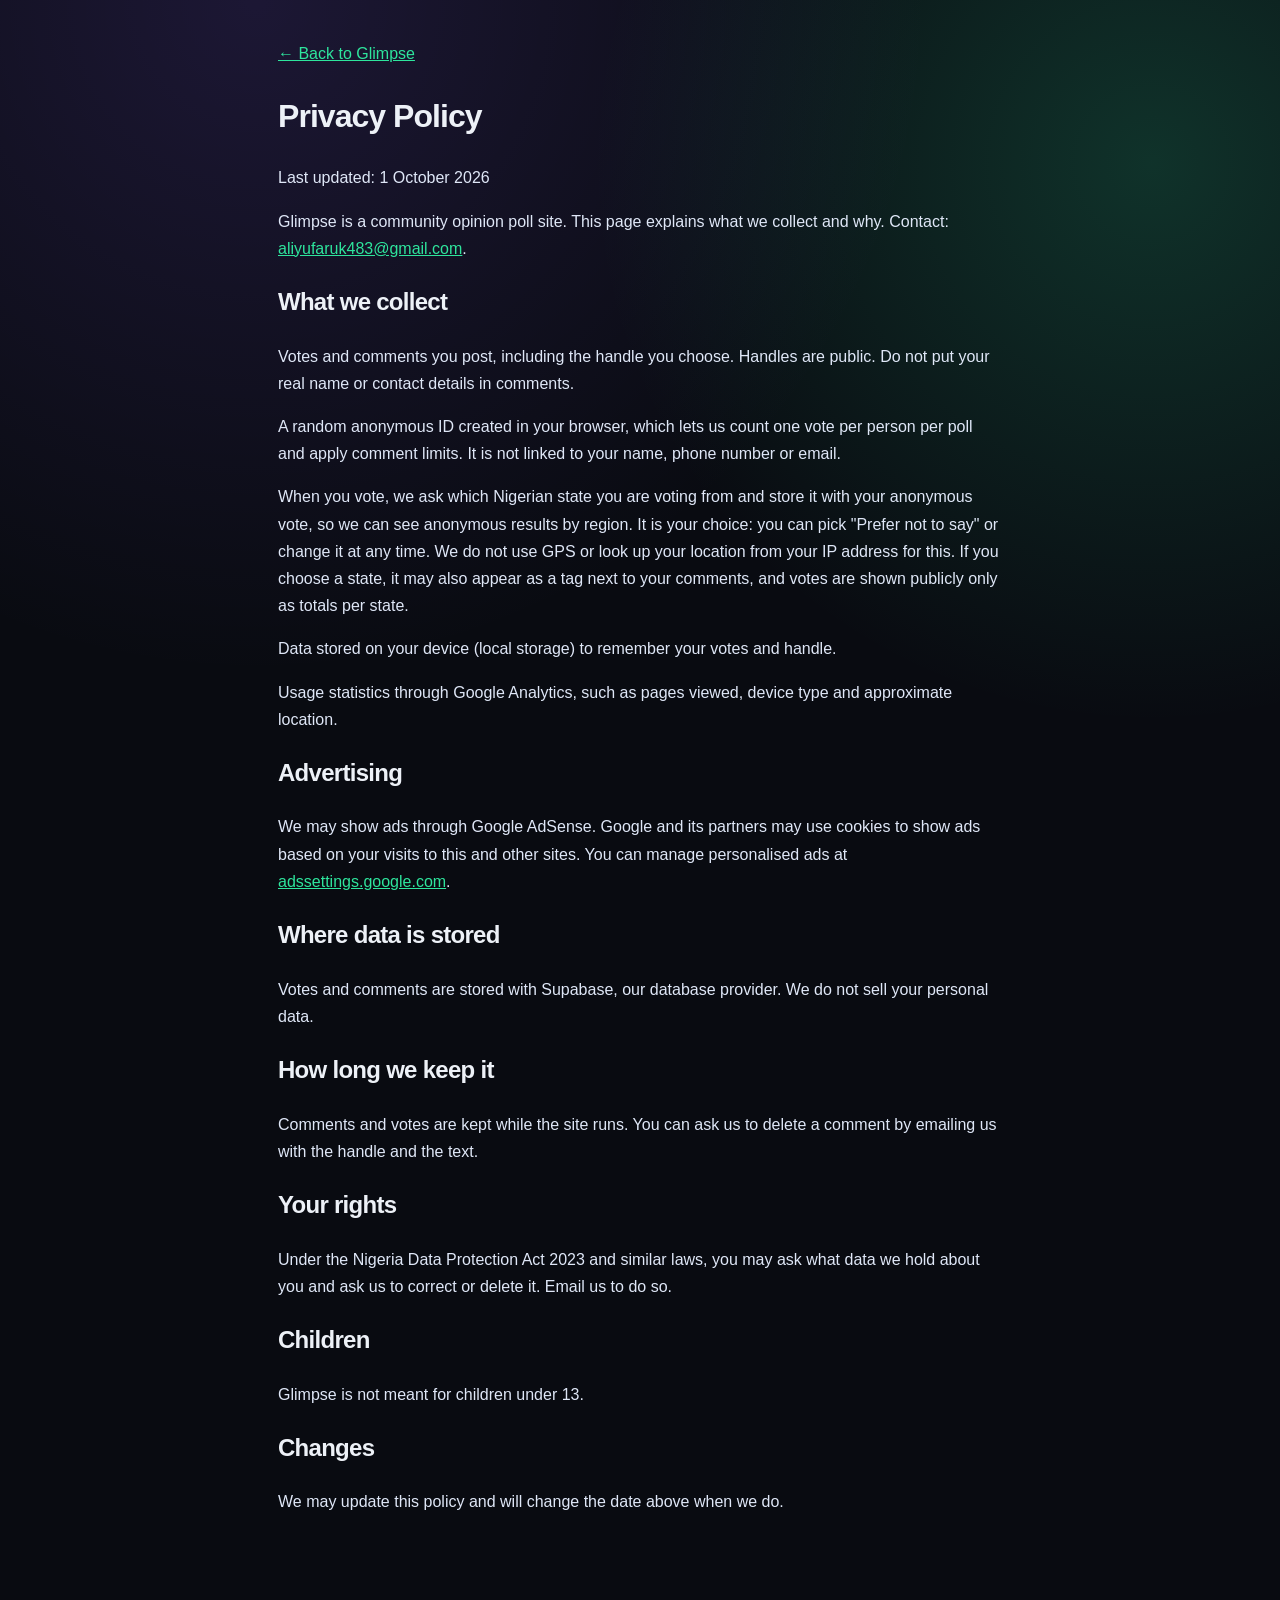
<file: privacy.html>
<!DOCTYPE html>
<html lang="en"><head><meta charset="UTF-8" /><meta name="viewport" content="width=device-width, initial-scale=1.0" />
<title>Privacy Policy | Glimpse</title><link rel="stylesheet" href="styles.css" /></head>
<body><main class="doc"><p><a href="index.html">&larr; Back to Glimpse</a></p>
<h1>Privacy Policy</h1><p>Last updated: 1 October 2026</p>

<p>Glimpse is a community opinion poll site. This page explains what we collect and why. Contact: <a href="aliyufaruk482@gmail.com">aliyufaruk483@gmail.com</a>.</p>
<h2>What we collect</h2>
<p>Votes and comments you post, including the handle you choose. Handles are public. Do not put your real name or contact details in comments.</p>
<p>A random anonymous ID created in your browser, which lets us count one vote per person per poll and apply comment limits. It is not linked to your name, phone number or email.</p>
<p>When you vote, we ask which Nigerian state you are voting from and store it with your anonymous vote, so we can see anonymous results by region. It is your choice: you can pick "Prefer not to say" or change it at any time. We do not use GPS or look up your location from your IP address for this. If you choose a state, it may also appear as a tag next to your comments, and votes are shown publicly only as totals per state.</p>
<p>Data stored on your device (local storage) to remember your votes and handle.</p>
<p>Usage statistics through Google Analytics, such as pages viewed, device type and approximate location.</p>
<h2>Advertising</h2>
<p>We may show ads through Google AdSense. Google and its partners may use cookies to show ads based on your visits to this and other sites. You can manage personalised ads at <a href="https://adssettings.google.com">adssettings.google.com</a>.</p>
<h2>Where data is stored</h2>
<p>Votes and comments are stored with Supabase, our database provider. We do not sell your personal data.</p>
<h2>How long we keep it</h2>
<p>Comments and votes are kept while the site runs. You can ask us to delete a comment by emailing us with the handle and the text.</p>
<h2>Your rights</h2>
<p>Under the Nigeria Data Protection Act 2023 and similar laws, you may ask what data we hold about you and ask us to correct or delete it. Email us to do so.</p>
<h2>Children</h2>
<p>Glimpse is not meant for children under 13.</p>
<h2>Changes</h2>
<p>We may update this policy and will change the date above when we do.</p>
</main></body></html>
</file>
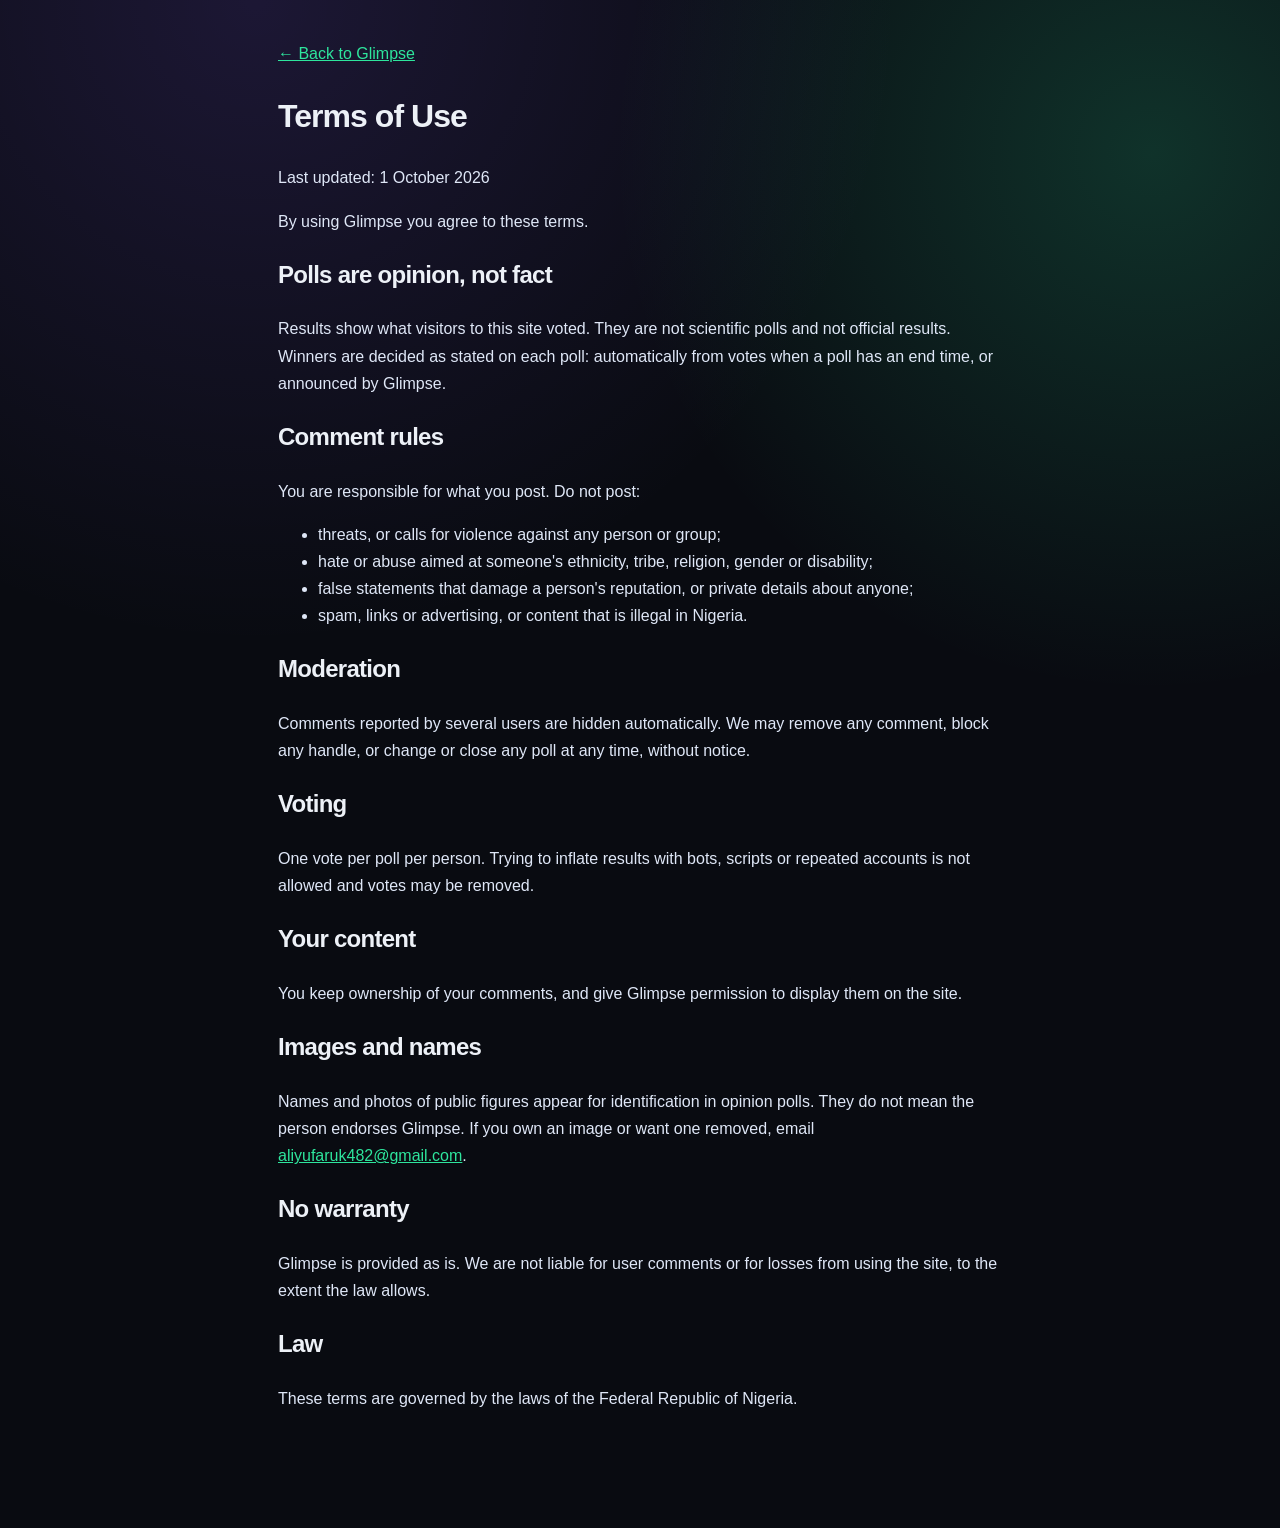
<file: terms.html>
<!DOCTYPE html>
<html lang="en"><head><meta charset="UTF-8" /><meta name="viewport" content="width=device-width, initial-scale=1.0" />
<title>Terms of Use | Glimpse</title><link rel="stylesheet" href="styles.css" /></head>
<body><main class="doc"><p><a href="index.html">&larr; Back to Glimpse</a></p>
<h1>Terms of Use</h1><p>Last updated: 1 October 2026</p>

<p>By using Glimpse you agree to these terms.</p>
<h2>Polls are opinion, not fact</h2>
<p>Results show what visitors to this site voted. They are not scientific polls and not official results. Winners are decided as stated on each poll: automatically from votes when a poll has an end time, or announced by Glimpse.</p>
<h2>Comment rules</h2>
<p>You are responsible for what you post. Do not post:</p>
<ul>
<li>threats, or calls for violence against any person or group;</li>
<li>hate or abuse aimed at someone's ethnicity, tribe, religion, gender or disability;</li>
<li>false statements that damage a person's reputation, or private details about anyone;</li>
<li>spam, links or advertising, or content that is illegal in Nigeria.</li>
</ul>
<h2>Moderation</h2>
<p>Comments reported by several users are hidden automatically. We may remove any comment, block any handle, or change or close any poll at any time, without notice.</p>
<h2>Voting</h2>
<p>One vote per poll per person. Trying to inflate results with bots, scripts or repeated accounts is not allowed and votes may be removed.</p>
<h2>Your content</h2>
<p>You keep ownership of your comments, and give Glimpse permission to display them on the site.</p>
<h2>Images and names</h2>
<p>Names and photos of public figures appear for identification in opinion polls. They do not mean the person endorses Glimpse. If you own an image or want one removed, email <a href="mailto:YOUR-EMAIL@example.com">aliyufaruk482@gmail.com</a>.</p>
<h2>No warranty</h2>
<p>Glimpse is provided as is. We are not liable for user comments or for losses from using the site, to the extent the law allows.</p>
<h2>Law</h2>
<p>These terms are governed by the laws of the Federal Republic of Nigeria.</p>
</main></body></html>
</file>
<file: styles.css>
* {
  box-sizing: border-box;
}

:root {
  --bg: #090b11;
  --bg-elevated: #11141d;
  --bg-card: rgba(18, 21, 31, 0.94);
  --panel: #161b27;
  --line: rgba(255, 255, 255, 0.08);
  --text: #edf1f7;
  --muted: #a8b3c7;
  --muted-strong: #dfe7f7;
  --green: #2ee59d;
  --green-soft: rgba(46, 229, 157, 0.12);
  --purple: #8a5cff;
  --purple-soft: rgba(138, 92, 255, 0.14);
  --pink: #ff4d9d;
  --red: #ff5f7a;
  --shadow: 0 20px 50px rgba(0, 0, 0, 0.38);
  --radius-xl: 28px;
  --radius-lg: 22px;
}

html {
  scroll-behavior: smooth;
}

body {
  margin: 0;
  min-height: 100vh;
  font-family: Inter, sans-serif;
  background:
    radial-gradient(circle at 20% 0%, rgba(138, 92, 255, 0.15), transparent 35%),
    radial-gradient(circle at 90% 10%, rgba(46, 229, 157, 0.18), transparent 30%),
    var(--bg);
  color: var(--text);
}

button,
input,
textarea {
  font: inherit;
}

button {
  cursor: pointer;
}

img {
  max-width: 100%;
}

.app-shell {
  max-width: 1240px;
  margin: 0 auto;
  padding: 26px 18px 70px;
}

.topbar {
  display: flex;
  align-items: center;
  justify-content: space-between;
  gap: 18px;
  padding: 18px 20px;
  background: rgba(13, 16, 23, 0.72);
  border: 1px solid var(--line);
  border-radius: 18px;
  backdrop-filter: blur(10px);
  position: sticky;
  top: 12px;
  z-index: 20;
  box-shadow: var(--shadow);
}

.brand-wrap {
  display: flex;
  align-items: center;
  gap: 12px;
  min-width: 0;
}

.brand-mark {
  width: 42px;
  height: 42px;
  border-radius: 14px;
  display: grid;
  place-items: center;
  font-weight: 900;
  color: #08110d;
  background: linear-gradient(135deg, var(--green), #7bffb0);
  box-shadow: 0 10px 18px rgba(46, 229, 157, 0.35);
}

.brand-copy {
  display: flex;
  flex-direction: column;
  min-width: 0;
}

.brand-name {
  font-size: 1.15rem;
  font-weight: 800;
  letter-spacing: -0.05em;
}

.brand-tag {
  color: var(--muted);
  font-size: 0.66rem;
}

.category-tabs {
  display: flex;
  align-items: center;
  justify-content: center;
  gap: 10px;
  flex-wrap: wrap;
  background: rgba(255, 255, 255, 0.02);
  border: 1px solid var(--line);
  border-radius: 999px;
  padding: 8px;
}

.tab {
  border: 0;
  background: transparent;
  color: var(--muted-strong);
  padding: 10px 14px;
  border-radius: 999px;
  font-weight: 600;
  transition: all 0.2s ease;
}

.tab.active {
  background: linear-gradient(135deg, rgba(46, 229, 157, 0.2), rgba(138, 92, 255, 0.18));
  color: var(--text);
  box-shadow: inset 0 0 0 1px rgba(46, 229, 157, 0.2);
}

.countdown-box {
  display: flex;
  flex-direction: column;
  align-items: flex-end;
  justify-content: center;
  gap: 2px;
  padding: 8px 12px;
  background: rgba(255, 255, 255, 0.03);
  border: 1px solid var(--line);
  border-radius: 12px;
  min-width: 170px;
}

.countdown-label {
  font-size: 0.66rem;
  font-weight: 600;
  color: var(--muted);
  letter-spacing: 0.08em;
  text-transform: uppercase;
}

#countdownTimer {
  font-size: 1rem;
  font-weight: 800;
  letter-spacing: -0.04em;
}

.main-content {
  padding-top: 24px;
}

.battle-stage,
.comment-section {
  background: rgba(18, 21, 31, 0.8);
  border: 1px solid var(--line);
  border-radius: var(--radius-xl);
  box-shadow: var(--shadow);
}

.battle-stage {
  padding: 18px;
}

.section-heading {
  display: flex;
  align-items: center;
  justify-content: space-between;
  gap: 14px;
  margin-bottom: 20px;
}

.section-heading.compact {
  margin-bottom: 16px;
}

.eyebrow {
  display: inline-flex;
  align-items: center;
  gap: 8px;
  margin-bottom: 8px;
  color: var(--green);
  font-size: 0.72rem;
  letter-spacing: 0.12em;
  text-transform: uppercase;
  font-weight: 700;
}

.live-dot {
  width: 8px;
  height: 8px;
  border-radius: 50%;
  background: var(--green);
  box-shadow: 0 0 0 0 rgba(46, 229, 157, 0.7);
  animation: livePulse 1.6s infinite;
}

@keyframes livePulse {
  0% { box-shadow: 0 0 0 0 rgba(46, 229, 157, 0.55); }
  70% { box-shadow: 0 0 0 8px rgba(46, 229, 157, 0); }
  100% { box-shadow: 0 0 0 0 rgba(46, 229, 157, 0); }
}

.section-heading h1,
.section-heading h2 {
  margin: 0;
  letter-spacing: -0.06em;
}

.section-heading h1 {
  font-size: clamp(1.8rem, 2vw, 2.4rem);
}

.section-heading h2 {
  font-size: clamp(1.3rem, 2vw, 1.8rem);
}

.battle-subtitle {
  margin: 8px 0 0;
  color: var(--muted);
  font-size: 0.92rem;
}

.ghost-button,
.primary-button {
  border: 0;
  border-radius: 12px;
  transition: transform 0.2s ease, box-shadow 0.2s ease;
}

.ghost-button {
  background: rgba(255, 255, 255, 0.02);
  color: var(--text);
  border: 1px solid var(--line);
  padding: 10px 14px;
  font-weight: 600;
}

.primary-button {
  background: linear-gradient(135deg, var(--green), #65ffb4);
  color: #07150d;
  font-weight: 800;
  box-shadow: 0 14px 26px rgba(46, 229, 157, 0.3);
}

.primary-button.small {
  padding: 11px 18px;
}

.ghost-button:hover,
.primary-button:hover,
.tab:hover {
  transform: translateY(-1px);
}

.battle-arena {
  position: relative;
  display: grid;
  grid-template-columns: repeat(2, minmax(0, 1fr));
  gap: 18px;
}

.vs-badge {
  position: absolute;
  top: 42%;
  left: 50%;
  z-index: 3;
  transform: translate(-50%, -50%);
  width: 72px;
  height: 72px;
  border-radius: 50%;
  display: grid;
  place-items: center;
  font-weight: 900;
  letter-spacing: 0.04em;
  background: #0c1018;
  border: 2px solid rgba(255, 255, 255, 0.16);
  box-shadow: 0 12px 30px rgba(0, 0, 0, 0.45);
}

.battle-card {
  position: relative;
  background: linear-gradient(180deg, rgba(255, 255, 255, 0.02), rgba(255, 255, 255, 0.015));
  border: 1px solid var(--line);
  border-radius: var(--radius-lg);
  overflow: hidden;
  min-height: 480px;
  transition: transform 0.2s ease, border-color 0.2s ease;
}

.battle-card:hover {
  transform: translateY(-3px);
  border-color: rgba(138, 92, 255, 0.4);
}

.battle-card.voted {
  box-shadow: inset 0 0 0 1px rgba(46, 229, 157, 0.35);
}

.battle-media {
  position: relative;
  height: 310px;
  overflow: hidden;
  background: linear-gradient(135deg, rgba(138, 92, 255, 0.18), rgba(46, 229, 157, 0.12));
}

.battle-media img {
  width: 100%;
  height: 100%;
  object-fit: cover;
  display: block;
  filter: saturate(1.06) contrast(1.04);
}

.battle-overlay {
  position: absolute;
  inset: auto 0 0 0;
  padding: 18px 18px 12px;
  background: linear-gradient(180deg, transparent, rgba(5, 7, 12, 0.88));
}

.battle-name {
  display: block;
  max-width: 94%;
  font-size: clamp(1.5rem, 2vw, 2rem);
  font-weight: 800;
  letter-spacing: -0.06em;
  white-space: nowrap;
  overflow: hidden;
  text-overflow: ellipsis;
}

.battle-body {
  padding: 18px 18px 20px;
}

.vote-meta {
  display: flex;
  align-items: baseline;
  justify-content: space-between;
  gap: 12px;
  margin-bottom: 12px;
  color: var(--muted);
}

.vote-divider {
  flex: 1;
  height: 1px;
  background: var(--line);
}

.vote-count {
  font-size: 1.3rem;
  font-weight: 800;
  color: var(--text);
}

.vote-progress {
  width: 100%;
  height: 18px;
  background: rgba(255, 255, 255, 0.05);
  border-radius: 999px;
  overflow: hidden;
  border: 1px solid var(--line);
  margin-bottom: 18px;
}

.vote-progress-bar {
  height: 100%;
  width: 0%;
  border-radius: inherit;
  background: linear-gradient(90deg, var(--green), var(--purple));
  box-shadow: inset 0 0 14px rgba(255, 255, 255, 0.1);
  transition: width 0.45s ease;
}

.vote-button {
  width: 100%;
  border: 0;
  border-radius: 16px;
  background: linear-gradient(135deg, var(--purple), #b17dff);
  color: #f6f3ff;
  font-weight: 900;
  padding: 18px 16px;
  font-size: 1.08rem;
  letter-spacing: 0.04em;
  box-shadow: 0 16px 24px rgba(138, 92, 255, 0.28);
  transition: transform 0.2s ease, box-shadow 0.2s ease, opacity 0.2s ease;
}

.vote-button:active {
  transform: scale(0.96);
}

.vote-button.voted {
  background: linear-gradient(135deg, var(--green), #5af5ae);
  color: #07150d;
  box-shadow: 0 14px 24px rgba(46, 229, 157, 0.28);
}

.vote-button:disabled {
  cursor: not-allowed;
  opacity: 0.85;
}

.vote-button.is-animating {
  animation: votePulse 0.45s ease;
}

@keyframes votePulse {
  0% { transform: scale(1); }
  30% { transform: scale(1.06); }
  65% { transform: scale(0.98); }
  100% { transform: scale(1); }
}

.comment-section {
  margin-top: 24px;
  padding: 18px;
}

.comment-pill {
  display: inline-flex;
  align-items: center;
  padding: 8px 10px;
  border-radius: 999px;
  background: rgba(46, 229, 157, 0.08);
  border: 1px solid rgba(46, 229, 157, 0.2);
  color: var(--green);
  font-size: 0.78rem;
  font-weight: 700;
}

.comment-form {
  display: flex;
  flex-direction: column;
  gap: 12px;
  padding: 14px 0 18px;
}

.author-row {
  display: flex;
  align-items: center;
  gap: 12px;
}

#commentHandle,
#commentInput,
.reply-input {
  width: 100%;
  background: rgba(255, 255, 255, 0.02);
  border: 1px solid var(--line);
  border-radius: 14px;
  color: var(--text);
  padding: 14px 16px;
  outline: none;
  transition: border-color 0.2s ease, box-shadow 0.2s ease;
}

#commentHandle:focus,
#commentInput:focus,
.reply-input:focus {
  border-color: rgba(138, 92, 255, 0.5);
  box-shadow: 0 0 0 3px rgba(138, 92, 255, 0.14);
}

#commentHandle {
  max-width: 220px;
}

#commentInput {
  resize: vertical;
  min-height: 84px;
}

.comment-feed {
  display: flex;
  flex-direction: column;
  gap: 14px;
  padding-top: 8px;
}

.comment-item {
  display: flex;
  gap: 12px;
  background: rgba(255, 255, 255, 0.02);
  border: 1px solid var(--line);
  border-radius: 18px;
  padding: 14px 14px 12px;
}

.comment-item.reply {
  margin-left: 54px;
  background: rgba(138, 92, 255, 0.05);
}

.comment-avatar {
  width: 42px;
  height: 42px;
  border-radius: 50%;
  display: grid;
  place-items: center;
  background: linear-gradient(135deg, var(--green), var(--purple));
  font-weight: 800;
  color: #0a140e;
  flex-shrink: 0;
}

.comment-main {
  flex: 1;
  min-width: 0;
}

.comment-header {
  display: flex;
  align-items: center;
  justify-content: space-between;
  gap: 10px;
  margin-bottom: 6px;
}

.comment-author {
  font-weight: 700;
  letter-spacing: -0.03em;
}

.comment-time {
  font-size: 0.72rem;
  color: var(--muted);
}

.comment-text {
  color: var(--muted-strong);
  line-height: 1.55;
  margin: 0;
  overflow-wrap: anywhere;
}

.comment-actions {
  display: flex;
  align-items: center;
  gap: 10px;
  margin-top: 10px;
  color: var(--muted);
  font-size: 0.78rem;
}

.comment-score {
  display: inline-flex;
  align-items: center;
  gap: 4px;
  background: rgba(255, 255, 255, 0.02);
  border: 1px solid var(--line);
  border-radius: 999px;
  padding: 5px 8px;
}

.comment-score button,
.comment-reply {
  background: none;
  border: 0;
  color: var(--muted);
  padding: 0;
}

.comment-score button {
  font-size: 1rem;
}

.comment-score button.active-up {
  color: var(--green);
}

.comment-score button.active-down {
  color: var(--pink);
}

.comment-reply {
  color: var(--green);
  font-weight: 700;
}

.reply-form {
  display: flex;
  gap: 8px;
  margin-top: 10px;
}

.reply-form .primary-button {
  white-space: nowrap;
}

.empty-state,
.error-state {
  padding: 24px 8px;
  color: var(--muted);
  text-align: center;
}

.site-footer {
  padding: 28px 8px 0;
  color: var(--muted);
  font-size: 0.82rem;
  text-align: center;
}

.modal {
  position: fixed;
  inset: 0;
  background: rgba(5, 7, 12, 0.72);
  display: grid;
  place-items: center;
  z-index: 40;
  padding: 18px;
}

.modal[hidden] {
  display: none;
}

.modal-card {
  width: min(680px, 100%);
  max-height: 80vh;
  overflow: auto;
  background: var(--bg-elevated);
  border: 1px solid var(--line);
  border-radius: 22px;
  padding: 18px;
  box-shadow: var(--shadow);
}

.modal-head {
  display: flex;
  align-items: center;
  justify-content: space-between;
  gap: 12px;
  margin-bottom: 16px;
}

.modal-head h2 {
  margin: 0;
}

.history-item {
  display: flex;
  justify-content: space-between;
  gap: 12px;
  padding: 14px 0;
  border-top: 1px solid var(--line);
}

.toast {
  position: fixed;
  left: 50%;
  bottom: 24px;
  transform: translateX(-50%) translateY(20px);
  background: #151922;
  border: 1px solid var(--line);
  color: var(--text);
  padding: 12px 16px;
  border-radius: 14px;
  opacity: 0;
  pointer-events: none;
  z-index: 50;
  transition: opacity 0.2s ease, transform 0.2s ease;
}

.toast.show {
  opacity: 1;
  transform: translateX(-50%) translateY(0);
}

@media (max-width: 900px) {
  .topbar {
    flex-wrap: wrap;
  }

  .brand-wrap {
    flex: 1 1 100%;
  }

  .countdown-box {
    margin-left: auto;
  }

  .vs-badge {
    display: none;
  }
}

@media (max-width: 720px) {
  .app-shell {
    padding-left: 12px;
    padding-right: 12px;
  }

  .topbar {
    padding: 16px 14px;
  }

  .category-tabs {
    width: 100%;
    justify-content: space-between;
    overflow-x: auto;
    scrollbar-width: none;
  }

  .category-tabs::-webkit-scrollbar {
    display: none;
  }

  .tab {
    flex: 1 0 auto;
    text-align: center;
  }

  .countdown-box {
    width: 100%;
    align-items: flex-start;
  }

  .battle-arena {
    grid-template-columns: 1fr;
  }

  .battle-card {
    min-height: 0;
  }

  .author-row,
  .reply-form {
    flex-direction: column;
    align-items: stretch;
  }

  #commentHandle {
    max-width: none;
  }

  .comment-item.reply {
    margin-left: 18px;
  }
}

/* Poll timer, result banner, closed states */
.poll-timer {
  display: inline-block;
  margin-top: 10px;
  padding: 6px 12px;
  border-radius: 999px;
  background: var(--purple-soft);
  border: 1px solid rgba(138, 92, 255, 0.3);
  color: var(--muted-strong);
  font-size: 0.8rem;
  font-weight: 700;
}

.result-banner {
  margin-bottom: 18px;
  padding: 16px 18px;
  border-radius: 16px;
  background: var(--green-soft);
  border: 1px solid rgba(46, 229, 157, 0.35);
  font-weight: 800;
  font-size: 1.05rem;
  text-align: center;
}

.result-banner[hidden] {
  display: none;
}

.battle-card.winner {
  border-color: rgba(46, 229, 157, 0.6);
  box-shadow: 0 0 0 2px rgba(46, 229, 157, 0.35), var(--shadow);
}

.vote-button.switch {
  background: rgba(255, 255, 255, 0.06);
  color: var(--text);
  box-shadow: inset 0 0 0 1px var(--line);
}

.vote-button.closed {
  background: rgba(255, 255, 255, 0.05);
  color: var(--muted);
  box-shadow: none;
}

.vote-button.closed.winner {
  background: linear-gradient(135deg, var(--green), #5af5ae);
  color: #07150d;
  opacity: 1;
}

/* Percentage bar overlay on photo */
.battle-media { height: 380px; }
.battle-overlay .vote-progress { height: 12px; margin: 8px 0 0; }
.overlay-meta { display: flex; justify-content: space-between; align-items: baseline; margin-top: 6px; font-size: 0.95rem; color: var(--muted-strong); }
.overlay-meta strong { font-size: 1.5rem; color: var(--text); }
.photo-credit { display: block; font-size: 0.68rem; color: var(--muted); }
.battle-body { padding-top: 16px; }

.share-row { display: flex; align-items: center; gap: 10px; flex-wrap: wrap; margin-top: 18px; color: var(--muted); font-size: 0.85rem; }
.comment-reply.comment-report { color: var(--muted); font-weight: 600; }

.site-footer a { color: var(--green); }
.doc { max-width: 760px; margin: 40px auto; padding: 0 18px 60px; line-height: 1.7; color: var(--muted-strong); }
.doc h1, .doc h2 { color: var(--text); letter-spacing: -0.03em; }
.doc a { color: var(--green); }

/* Keep faces in frame when a photo is cropped */
.battle-media img { object-position: center 25%; }

.poll-picker { display: flex; gap: 8px; flex-wrap: wrap; margin-bottom: 16px; }
.poll-picker[hidden] { display: none; }
.chip { border: 1px solid var(--line); background: rgba(255,255,255,0.03); color: var(--muted-strong); padding: 8px 12px; border-radius: 999px; font-weight: 600; font-size: 0.82rem; }
.chip.active { background: var(--purple-soft); border-color: rgba(138,92,255,0.5); color: var(--text); }
.battle-arena .empty-state { grid-column: 1 / -1; }

.state-bar { display: flex; align-items: center; gap: 10px; flex-wrap: wrap; margin-top: 18px; padding: 14px 16px; border: 1px solid var(--line); border-radius: 16px; background: rgba(255,255,255,0.03); }
.state-bar[hidden] { display: none; }
.state-bar > span { flex: 1 1 auto; font-weight: 700; }
.state-search { width: 100%; background: rgba(255,255,255,0.03); border: 1px solid var(--line); border-radius: 12px; color: var(--text); padding: 12px 14px; margin-bottom: 14px; outline: none; }
.state-grid { display: grid; grid-template-columns: repeat(auto-fill, minmax(130px, 1fr)); gap: 8px; }
.state-btn { border: 1px solid var(--line); background: rgba(255,255,255,0.03); color: var(--muted-strong); padding: 11px 10px; border-radius: 12px; font-weight: 600; display: flex; justify-content: space-between; gap: 6px; }
.state-btn[hidden] { display: none; }
.state-btn.has { border-color: rgba(46,229,157,0.5); color: var(--text); }
.state-btn span { color: var(--green); }

.doc label { display: block; margin: 14px 0 6px; font-size: 0.85rem; color: var(--muted); font-weight: 600; }
.doc input, .doc textarea { width: 100%; background: rgba(255,255,255,0.03); border: 1px solid var(--line); border-radius: 12px; color: var(--text); padding: 12px 14px; font: inherit; }

.voter-note { margin: 14px 0 0; color: var(--muted); font-size: 0.85rem; }
.voter-note[hidden] { display: none; }
.voter-note button { background: none; border: 0; padding: 0; color: var(--green); font-weight: 700; }

/* ---- Arena: square photos, side by side on phones ---- */
button { touch-action: manipulation; }
.battle-arena { max-width: 960px; margin: 0 auto; gap: 12px; container-type: inline-size; }
.battle-media { height: auto; aspect-ratio: 1 / 1; }
.battle-media img { object-position: center 20%; }
.battle-card { min-height: 0; }
.vs-badge { display: grid; top: 42%; width: 56px; height: 56px; font-size: 0.95rem; }
@supports (top: 1cqw) {
  .vs-badge { top: calc((100cqw - 12px) / 4); }
}

@media (max-width: 720px) {
  .battle-arena { grid-template-columns: repeat(2, minmax(0, 1fr)); gap: 10px; }
  .battle-stage { padding: 12px; }
  .vs-badge { width: 40px; height: 40px; font-size: 0.75rem; border-width: 1px; }
  @supports (top: 1cqw) {
    .vs-badge { top: calc((100cqw - 10px) / 4); }
  }
  .battle-overlay { padding: 28px 10px 8px; }
  .battle-name {
    font-size: 1rem; white-space: normal; line-height: 1.15; letter-spacing: -0.03em; max-width: 100%;
    display: -webkit-box; -webkit-line-clamp: 2; -webkit-box-orient: vertical; overflow: hidden;
  }
  .overlay-meta strong { font-size: 1.15rem; }
  .overlay-meta span { font-size: 0.68rem; }
  .battle-overlay .vote-progress { height: 8px; }
  .photo-credit { font-size: 0.58rem; }
  .battle-body { padding: 10px; }
  .vote-button { padding: 13px 6px; font-size: 0.78rem; border-radius: 12px; letter-spacing: 0.02em; }
  .topbar { position: static; }
  .brand-tag { display: none; }
  .section-heading { flex-wrap: wrap; }
  .section-heading h1 { font-size: 1.5rem; }
  input, textarea, select { font-size: 16px; }
  .state-bar > span { flex-basis: 100%; }
}

.state-tag { margin-left: 6px; padding: 2px 8px; border-radius: 999px; background: var(--purple-soft); color: var(--muted-strong); font-size: 0.68rem; font-weight: 600; letter-spacing: 0; vertical-align: middle; }

.state-results { margin-top: 18px; padding: 16px; border: 1px solid var(--line); border-radius: 16px; background: rgba(255,255,255,0.03); }
.state-results[hidden] { display: none; }
.state-results h3 { margin: 0 0 8px; letter-spacing: -0.03em; }
.sr-legend { display: flex; gap: 16px; flex-wrap: wrap; font-size: 0.78rem; color: var(--muted); margin-bottom: 10px; }
.sr-legend i { display: inline-block; width: 9px; height: 9px; border-radius: 50%; margin-right: 6px; }
.dot-a, .sr-a { background: var(--green); }
.dot-b, .sr-b { background: var(--purple); }
.sr-row { display: grid; grid-template-columns: 88px 1fr auto; gap: 10px; align-items: center; padding: 6px 0; font-size: 0.82rem; }
.sr-state { font-weight: 700; overflow: hidden; text-overflow: ellipsis; white-space: nowrap; }
.sr-bar { display: flex; height: 10px; border-radius: 99px; overflow: hidden; background: rgba(255,255,255,0.05); }
.sr-lead { color: var(--muted-strong); white-space: nowrap; font-size: 0.76rem; }
.sr-note { margin: 10px 0 0; font-size: 0.7rem; color: var(--muted); }
@media (max-width: 720px) { .sr-row { grid-template-columns: 70px 1fr auto; } .sr-lead { max-width: 110px; overflow: hidden; text-overflow: ellipsis; } }

/* ---- Phone cleanup: slim header, scrolling tab strip, compact sections ---- */
@media (hover: none) {
  .battle-card:hover, .ghost-button:hover, .primary-button:hover, .tab:hover { transform: none; }
}

@media (max-width: 720px) {
  html { -webkit-text-size-adjust: 100%; }
  .app-shell { padding: 10px 12px 50px; }

  /* header: flat logo row, then a sticky one-line tab strip */
  .app-shell:not(.admin) .topbar { display: contents; }
  .brand-wrap { padding: 2px 2px 8px; gap: 10px; }
  .brand-mark { width: 34px; height: 34px; border-radius: 11px; font-size: 1rem; box-shadow: 0 6px 12px rgba(46,229,157,0.3); }
  .brand-name { font-size: 1.05rem; }
  .app-shell:not(.admin) .category-tabs {
    position: sticky; top: 0; z-index: 25;
    width: auto; margin: 0 -12px; padding: 8px 12px;
    border: 0; border-bottom: 1px solid var(--line); border-radius: 0;
    background: rgba(9, 11, 17, 0.94); backdrop-filter: blur(8px);
    justify-content: flex-start; flex-wrap: nowrap; gap: 8px;
    overflow-x: auto; -webkit-overflow-scrolling: touch;
  }
  .tab { flex: 0 0 auto; padding: 8px 14px; font-size: 0.88rem; white-space: nowrap; border: 1px solid var(--line); }
  .tab.active { border-color: rgba(46, 229, 157, 0.4); }

  /* poll heading: the question is the title */
  .main-content { padding-top: 12px; }
  .battle-stage { padding: 12px; }
  .section-heading { flex-wrap: nowrap; align-items: flex-start; gap: 10px; margin-bottom: 12px; }
  .section-heading > div { min-width: 0; flex: 1; }
  #battle-header { position: absolute; width: 1px; height: 1px; overflow: hidden; clip: rect(0 0 0 0); white-space: nowrap; }
  .eyebrow { margin-bottom: 4px; font-size: 0.66rem; }
  .battle-subtitle { margin: 0; color: var(--text); font-size: 1.05rem; font-weight: 700; line-height: 1.3; letter-spacing: -0.02em; }
  .poll-timer { margin-top: 8px; padding: 4px 10px; font-size: 0.72rem; }
  #historyButton { padding: 7px 11px; font-size: 0.78rem; white-space: nowrap; }

  /* VS badge sits near the top of the photos, clear of the names */
  .vs-badge { top: 56px; }
  @supports (top: 1cqw) {
    .vs-badge { top: calc((100cqw - 10px) * 0.15); }
  }

  /* blocks under the poll */
  .state-results { margin-top: 12px; padding: 12px; }
  .state-bar { margin-top: 12px; padding: 10px 12px; gap: 8px; }
  .state-bar > span { flex: 1 1 120px; font-size: 0.9rem; }
  .state-bar .ghost-button { padding: 8px 12px; font-size: 0.8rem; white-space: nowrap; }
  .voter-note { margin-top: 10px; }
  .share-row { margin-top: 12px; gap: 8px; }
  .share-row > span { flex: 1 1 100%; font-size: 0.78rem; }
  .share-row .ghost-button { flex: 1 1 0; padding: 9px 8px; font-size: 0.8rem; text-align: center; }

  /* comments */
  .comment-section { margin-top: 14px; padding: 12px; }
  .section-heading.compact h2 { font-size: 1.15rem; }
  .comment-form { padding: 8px 0 12px; gap: 8px; }
  .author-row, .reply-form { flex-direction: row; align-items: center; }
  #commentHandle, .reply-input { min-width: 0; flex: 1; padding: 12px; }
  #commentInput { min-height: 70px; padding: 12px; }
  .comment-feed { gap: 10px; }
  .comment-item { padding: 10px; gap: 10px; border-radius: 14px; }
  .comment-avatar { width: 34px; height: 34px; font-size: 0.8rem; }
  .comment-item.reply { margin-left: 16px; }
  .site-footer { padding-top: 20px; font-size: 0.74rem; }
}

@media (max-width: 720px) {
  .section-heading.compact { margin-bottom: 4px; align-items: flex-start; }
  .author-row .primary-button { padding: 11px 14px; font-size: 0.85rem; white-space: nowrap; }
}

/* Comment preview + bottom sheet */
.preview-list { display: flex; flex-direction: column; gap: 10px; }
.preview-item { display: flex; gap: 10px; align-items: flex-start; padding: 12px; border: 1px solid var(--line); border-radius: 16px; background: rgba(255,255,255,0.02); cursor: pointer; }
.preview-item .comment-text { display: -webkit-box; -webkit-line-clamp: 2; -webkit-box-orient: vertical; overflow: hidden; }
.preview-score { color: var(--green); font-weight: 700; font-size: 0.8rem; white-space: nowrap; }
.preview-actions { display: flex; gap: 10px; margin-top: 14px; flex-wrap: wrap; }
.preview-actions button { flex: 1 1 auto; }

.sheet { position: fixed; inset: 0; z-index: 35; background: rgba(5,7,12,0.72); display: flex; align-items: flex-end; justify-content: center; }
.sheet[hidden] { display: none; }
.sheet-card { width: 100%; max-width: 680px; height: 88vh; height: 88dvh; display: flex; flex-direction: column; background: var(--bg-elevated); border: 1px solid var(--line); border-radius: 22px 22px 0 0; box-shadow: var(--shadow); animation: sheetUp 0.28s ease; }
.sheet-head { display: flex; align-items: center; justify-content: space-between; gap: 10px; padding: 14px 16px; border-bottom: 1px solid var(--line); }
.sheet-head h2 { margin: 0; font-size: 1.1rem; letter-spacing: -0.03em; }
.sheet-head .ghost-button { padding: 8px 12px; font-size: 0.8rem; }
.sheet-body { flex: 1; overflow-y: auto; padding: 14px 16px; -webkit-overflow-scrolling: touch; overscroll-behavior: contain; }
.sheet-card .comment-form { flex-shrink: 0; padding: 10px 16px 14px; gap: 8px; border-top: 1px solid var(--line); background: var(--bg-elevated); }
.sheet-card #commentInput { resize: none; min-height: 60px; }
@keyframes sheetUp { from { transform: translateY(100%); } to { transform: none; } }
@media (min-width: 721px) { .sheet { align-items: center; } .sheet-card { height: 80vh; border-radius: 22px; } }
.comment-preview { margin-top: 12px; }

/* ---- Polls with 1, 3+ cards, and Yes/No ---- */
.battle-arena.arena-n1 { grid-template-columns: minmax(0, 360px); justify-content: center; }
.battle-arena.arena-multi { grid-template-columns: repeat(auto-fit, minmax(210px, 1fr)); }
.battle-arena.arena-yn { grid-template-columns: repeat(2, minmax(0, 1fr)); }
.arena-multi .battle-name { font-size: 1.15rem; white-space: normal; display: -webkit-box; -webkit-line-clamp: 2; -webkit-box-orient: vertical; overflow: hidden; }
.arena-yn .battle-media { aspect-ratio: 4 / 3; }
.yn-media { display: grid; place-items: center; background: linear-gradient(135deg, rgba(46,229,157,0.28), rgba(46,229,157,0.06)); }
.battle-card[data-side="1"] .yn-media { background: linear-gradient(135deg, rgba(255,95,122,0.3), rgba(255,95,122,0.06)); }
.yn-icon { font-size: 3rem; margin-bottom: 70px; }
.yn-hero { grid-column: 1 / -1; justify-self: center; width: min(280px, 100%); position: relative; aspect-ratio: 1 / 1; border-radius: 18px; overflow: hidden; border: 1px solid var(--line); background: var(--panel); }
.yn-hero img { width: 100%; height: 100%; object-fit: cover; object-position: center 20%; display: block; }
.yn-credit { position: absolute; left: 10px; bottom: 6px; }
.vote-button.yes { background: linear-gradient(135deg, #1fbf82, #2ee59d); color: #07150d; box-shadow: 0 16px 24px rgba(46,229,157,0.25); }
.vote-button.no { background: linear-gradient(135deg, #ff4d6d, #ff7a90); color: #fff; box-shadow: 0 16px 24px rgba(255,95,122,0.25); }

@media (max-width: 720px) {
  .battle-arena.arena-n1 { grid-template-columns: minmax(0, 300px); }
  .battle-arena.arena-multi { grid-template-columns: repeat(2, minmax(0, 1fr)); }
  .arena-multi .battle-card:last-child:nth-child(odd) { grid-column: 1 / -1; width: calc(50% - 5px); justify-self: center; }
  .arena-multi .battle-name { font-size: 1rem; }
  .yn-icon { font-size: 2.2rem; margin-bottom: 52px; }
  .battle-arena.arena-yn { grid-template-columns: repeat(2, minmax(0, 1fr)); }
}
</file>
